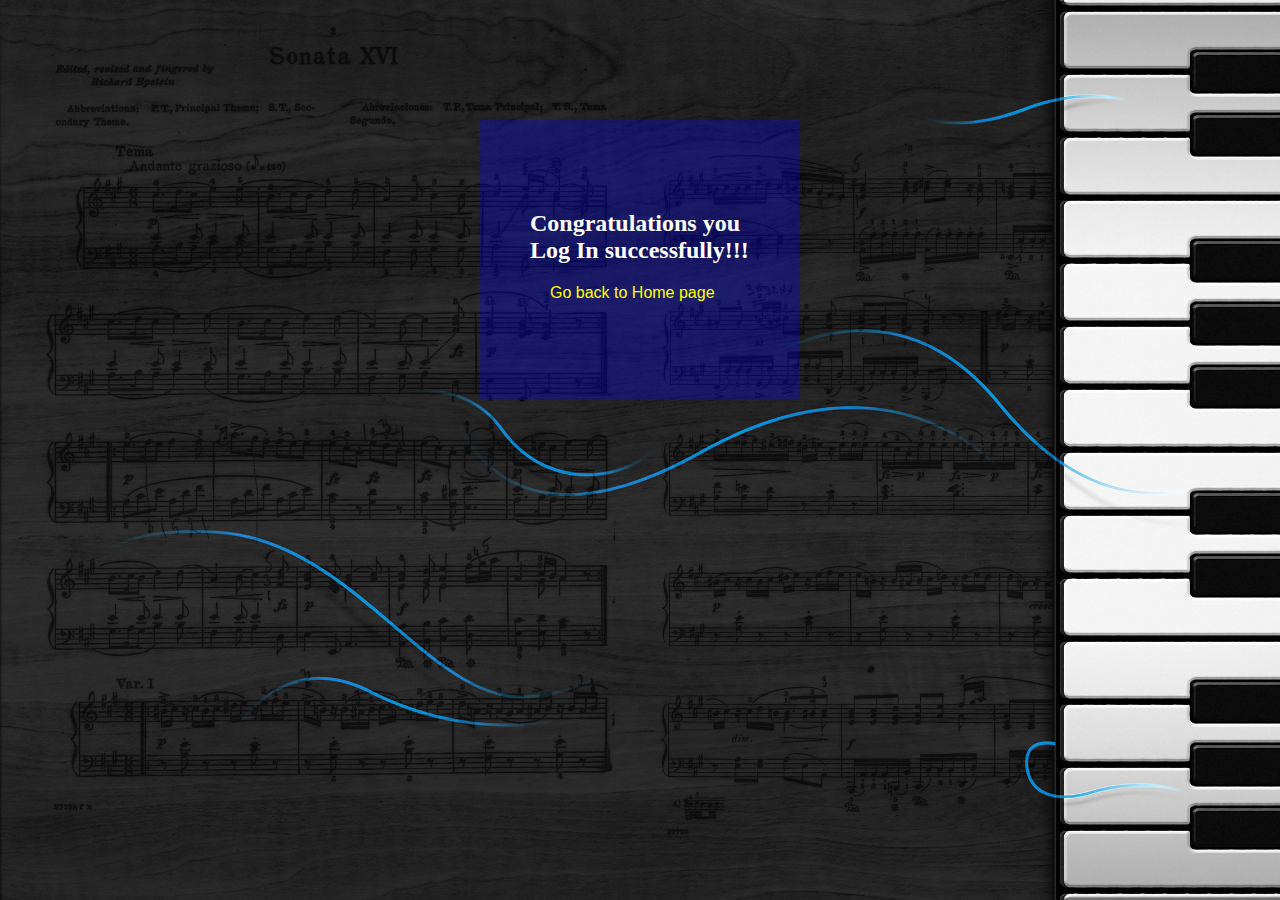
<file: ScriptingWebsite/cong.html>
<html>
<head>
<meta http-equiv="Content-Type" content="text/html; charset=utf-8" />
<title>Untitled Document</title>
<link href="cong.css" rel="stylesheet" type="text/css" />
<link href="https://fonts.googleapis.com/css?family=Play" rel="stylesheet">
</head>

<body>
<div class="cong">
    <form>
        <h2 style="color: white">Congratulations you Log In successfully!!!</h2>
        <a href="logn.html" style="text-decoration: none">Go back to Home page</a>
        <br><br>
    </form>
    
    </div>
</body>
</html>
</file>
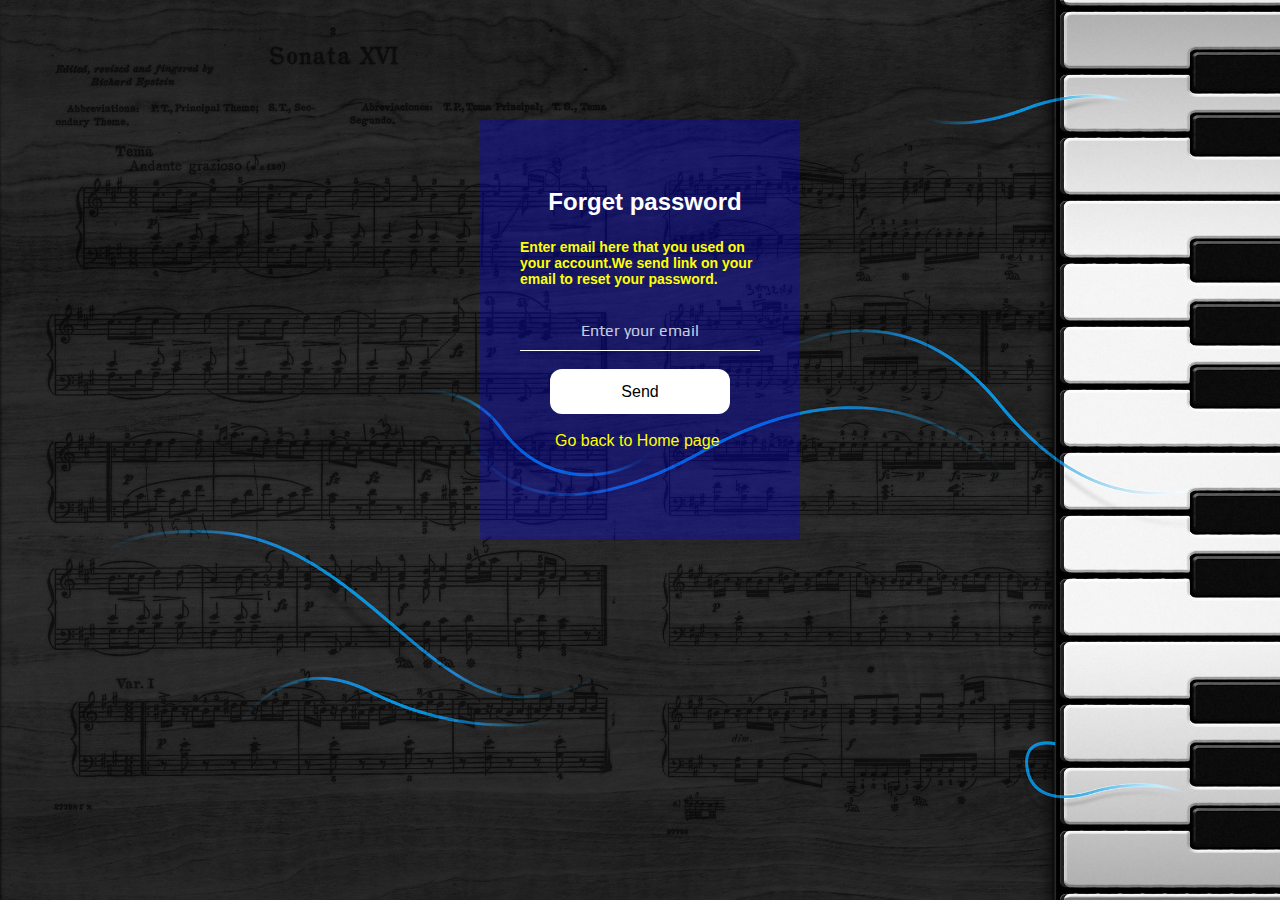
<file: ScriptingWebsite/for.html>
<html>
<head>
<meta http-equiv="Content-Type" content="text/html; charset=utf-8" />
<title>Untitled Document</title>
<link href="for.css" rel="stylesheet" type="text/css" />
<link href="https://fonts.googleapis.com/css?family=Play" rel="stylesheet">
    <style>
#msg {
       visibility: hidden;
    min-width: 250px;
    
    background-color:yellow;
    color: #000;
    text-align: center;
    border-radius: 2px;
    padding: 16px;
    position: fixed;
    z-index: 1;
    right: 30%;
    top: 30px;
    font-size: 17px;
	margin-right:50px;
}

#msg.show {
    visibility: visible;
    -webkit-animation: fadein 0.5s, fadeout 0.5s 2.5s;
    animation: fadein 0.5s, fadeout 0.5s 2.5s;
}

@-webkit-keyframes fadein {
    from {top: 0; opacity: 0;} 
    to {top: 30px; opacity: 1;}
}

@keyframes fadein {
    from {top: 0; opacity: 0;}
    to {top: 30px; opacity: 1;}
}

@-webkit-keyframes fadeout {
    from {top: 30px; opacity: 1;} 
    to {top: 0; opacity: 0;}
}

@keyframes fadeout {
    from {top: 30px; opacity: 1;}
    to {top: 0; opacity: 0;}
}
</style>
</head>

<body>
<div class="forget">

<form>

<h2 align="center" style="color:#fff;">Forget password</h2>
<h5 style="font-size:14px; color:yellow;">Enter email here that you used on your account.We send link on your email to reset your password.</h5>
<input type="text" name="username" placeholder="Enter your email" /><br /><br />
<input type="button" value="Send" onclick="myFunction()"/><br /><br />
<a href="logn.html" style="text-decoration:none;">Go back to Home page</a><br /><br />

<div id="msg">Link send on your email successfully!!</div>

<script>
function myFunction() {
    var x = document.getElementById("msg");
    x.className = "show";
    setTimeout(function(){ x.className = x.className.replace("show", ""); }, 3000);
}
</script>
</form>
</div>
</body>
</html>
</file>
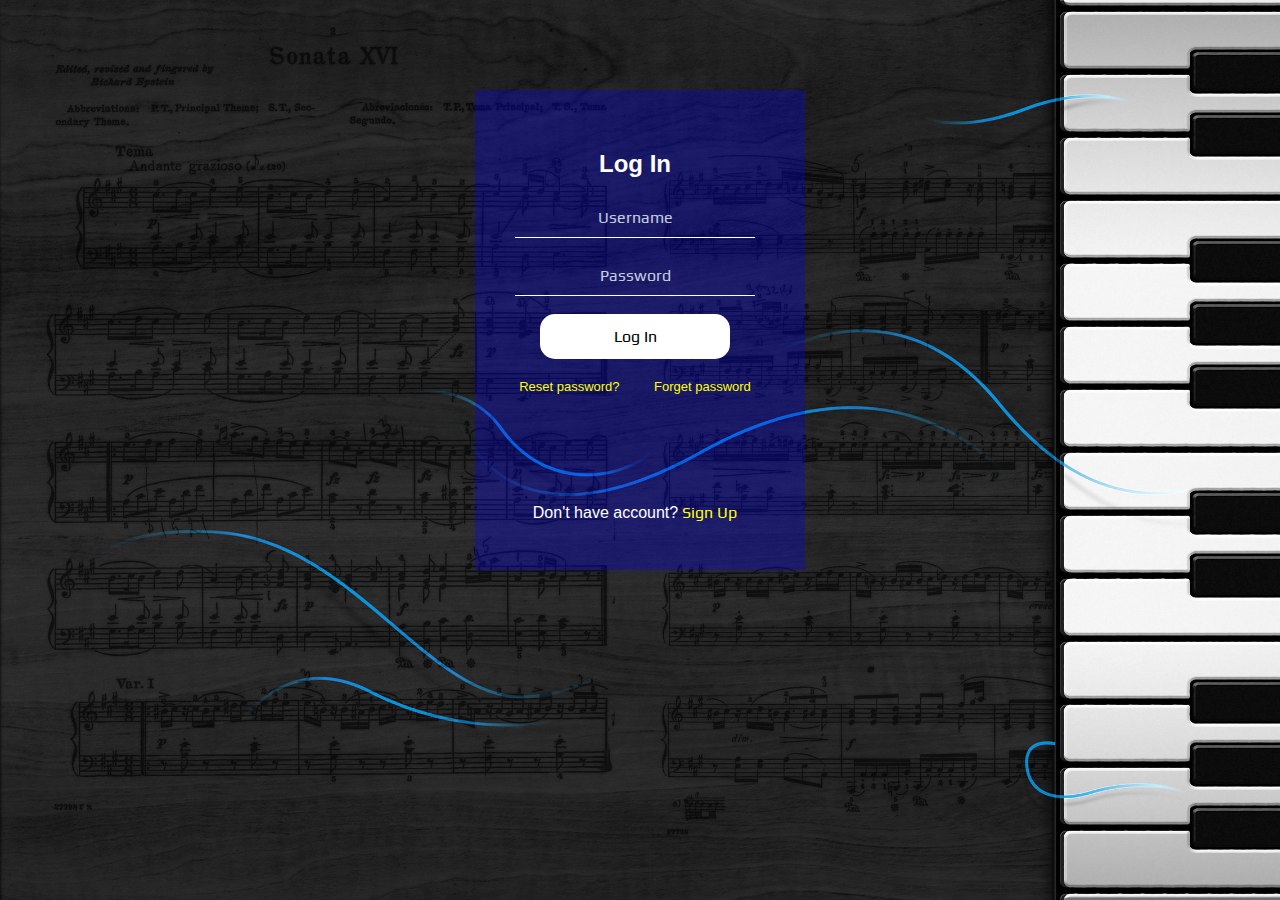
<file: ScriptingWebsite/logn.html>
<html>
<head>
<meta http-equiv="Content-Type" content="text/html; charset=utf-8" />
<title>Untitled Document</title>
<link href="logn.css" rel="stylesheet" type="text/css" />
<link href="https://fonts.googleapis.com/css?family=Play" rel="stylesheet">
</head>

<body>
   <div class="signin">

<form method="post" action="connect.php">
<h2 style="color:#fff;">Log In</h2>
<input type="text" name="username" placeholder="Username"/><br /><br />
<input type="password" name="password" placeholder="Password" /><br /><br />
<a href="cong.html"><input type="button" value="Log In" /></a><br /><br />
<div id="container">
<a href="re.html" style=" margin-right:0px; font-size:13px; font-family:Tahoma, Geneva, sans-serif;">Reset password?</a>
    <a href="for.html" style=" margin-left:30px; font-size:13px; font-family:Tahoma, Geneva, sans-serif;">Forget password</a>
    </div><br /><br /><br /><br /><br /><br />
Don't have account?<a href="sgnup.html" style="font-family:'Play', sans-serif;">&nbsp;Sign Up</a>

</form>
</div>

</body>
</html>
</file>
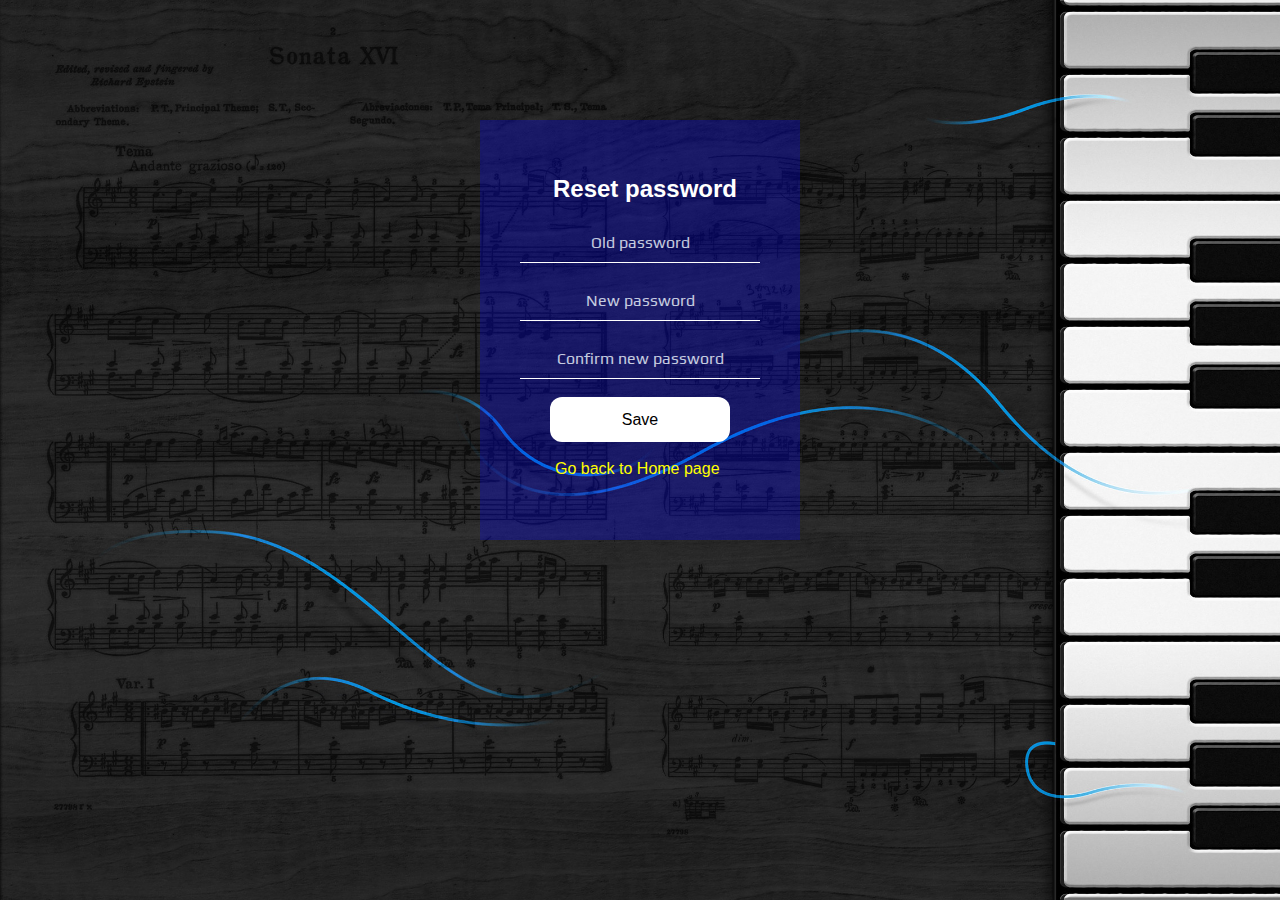
<file: ScriptingWebsite/re.html>
<html>
<head>
<meta http-equiv="Content-Type" content="text/html; charset=utf-8" />
<title>Untitled Document</title>
<link href="re.css" rel="stylesheet" type="text/css" />
<link href="https://fonts.googleapis.com/css?family=Play" rel="stylesheet">
    <style>
#msg {
       visibility: hidden;
    min-width: 250px;
    
    background-color:yellow;
    color: #000;
    text-align: center;
    border-radius: 2px;
    padding: 16px;
    position: fixed;
    z-index: 1;
    right: 30%;
    top: 30px;
    font-size: 17px;
	margin-right:50px;
}

#msg.show {
    visibility: visible;
    -webkit-animation: fadein 0.5s, fadeout 0.5s 2.5s;
    animation: fadein 0.5s, fadeout 0.5s 2.5s;
}

@-webkit-keyframes fadein {
    from {top: 0; opacity: 0;} 
    to {top: 30px; opacity: 1;}
}

@keyframes fadein {
    from {top: 0; opacity: 0;}
    to {top: 30px; opacity: 1;}
}

@-webkit-keyframes fadeout {
    from {top: 30px; opacity: 1;} 
    to {top: 0; opacity: 0;}
}

@keyframes fadeout {
    from {top: 30px; opacity: 1;}
    to {top: 0; opacity: 0;}
}
</style>
</head>

<body>
<div class="reset">

<form>
<h2 align="center" style="color:#fff;">Reset password</h2>
<input type="password" name="username" placeholder="Old password" /><br /><br />
<input type="password" name="username" placeholder="New password" /><br /><br />
<input type="password" name="username" placeholder="Confirm new password" /><br /><br />
<input type="button" value="Save" onclick="myFunction()"/><br /><br />
<a href="logn.html" style="text-decoration:none;">Go back to Home page</a><br /><br />
<div id="msg">Your password changed successfully!!</div>

<script>
function myFunction() {
    var x = document.getElementById("msg");
    x.className = "show";
    setTimeout(function(){ x.className = x.className.replace("show", ""); }, 3000);
}
</script>
</form>
</div>
</body>
</html>
</file>
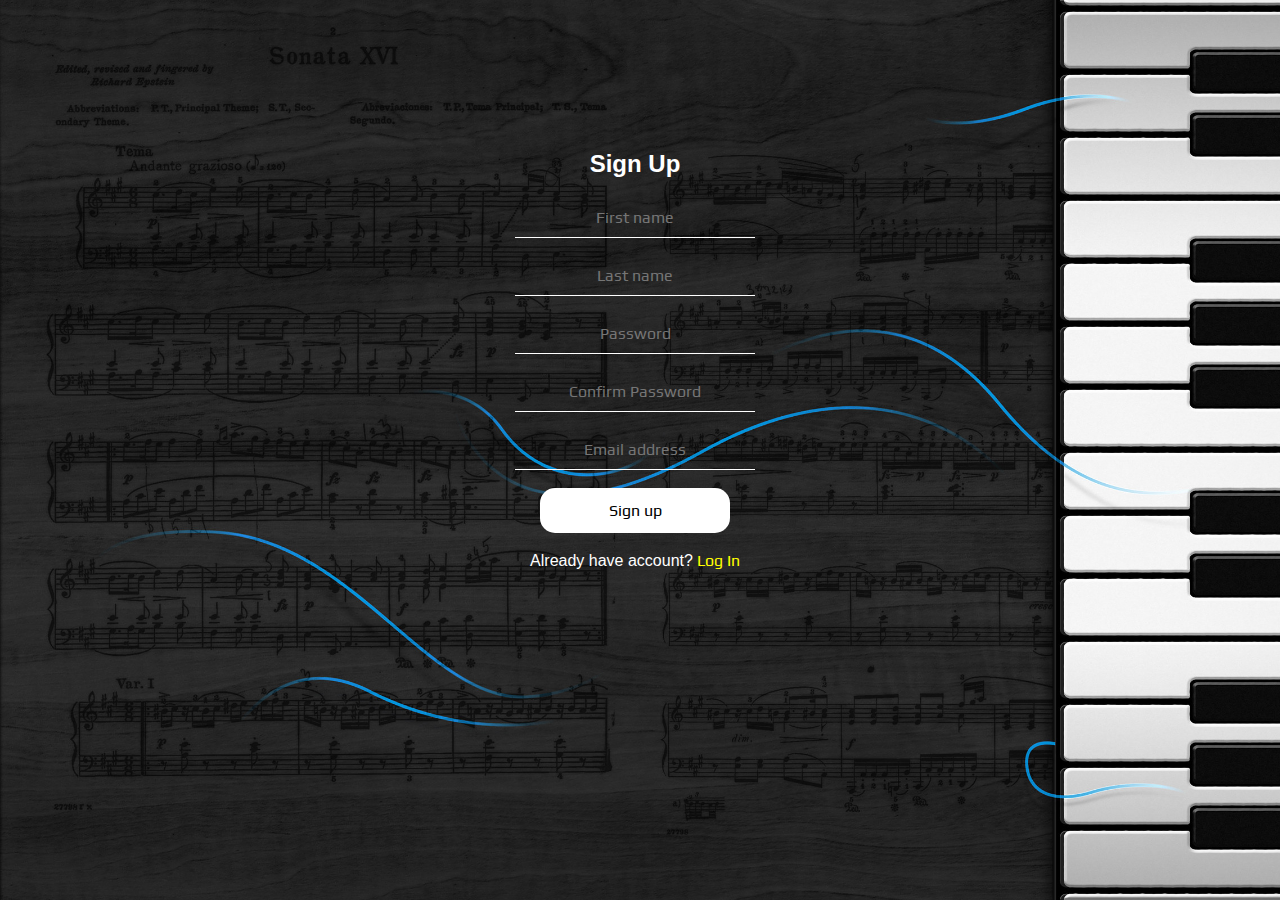
<file: ScriptingWebsite/sgnup.html>
<html>
<head>
<meta http-equiv="Content-Type" content="text/html; charset=utf-8" />
<title>Untitled Document</title>
<link href="sgnup.css" rel="stylesheet" type="text/css" />
<link href="https://fonts.googleapis.com/css?family=Play" rel="stylesheet">
    <style>
    #msg {
    visibility: hidden;
    min-width: 250px;
    background-color:yellow;
    color: #000;
    text-align: center;
    border-radius: 2px;
    padding: 16px;
    position: fixed;
    z-index: 1;
    right: 30%;
    top: 30px;
    font-size: 17px;
	margin-right:30px;
}

#msg.show {
    visibility: visible;
    -webkit-animation: fadein 0.5s, fadeout 0.5s 2.5s;
    animation: fadein 0.5s, fadeout 0.5s 2.5s;
}

@-webkit-keyframes fadein {
    from {top: 0; opacity: 0;} 
    to {top: 30px; opacity: 1;}
}

@keyframes fadein {
    from {top: 0; opacity: 0;}
    to {top: 30px; opacity: 1;}
}

@-webkit-keyframes fadeout {
    from {top: 30px; opacity: 1;} 
    to {top: 0; opacity: 0;}
}

@keyframes fadeout {
    from {top: 30px; opacity: 1;}
    to {top: 0; opacity: 0;}
}
    </style>
</head>

<body>
<div class="signup">
    <form>
    <h2 style="color: #fff;">Sign Up</h2>
    <input type="text" name="username" placeholder="First name"><br><br>
    <input type="text" name="username" placeholder="Last name"><br><br>
    <input type="password" name="pass" placeholder="Password"><br><br>    
    <input type="password" name="pass" placeholder="Confirm Password"><br><br>   
    <input type="text" placeholder="Email address"><br><br>  
    <input type="button" value="Sign up" onclick="myFunction()"><br><br>
        <div id="msg">Congratulations You Sign Up successfully!!</div>
        <script>
function myFunction() {
    var x = document.getElementById("msg");
    x.className = "show";
    setTimeout(function(){ x.className = x.className.replace("show", ""); }, 3000);
}
</script>
        Already have account?<a href="logn.html" style="text-decoration: none; font-family: 'Play', sans-serif; color: yellow;">&nbsp;Log In</a>
    </form>
    
    </div>
</body>
</html>
</file>
<file: ScriptingWebsite/cong.css>
body
{
    background: url(p14.jpg);
    background-size: cover;
}
a
{
    color: yellow;
    font-family:Tahoma, Geneva, sans-serif;
    margin-left: 30px;
}
.cong
{
    background: rgba(0,0,255,0.3);
    padding: 40px;
    
    height: 200px;
    margin-left: 180px;
    margin: 0 auto;
    margin-top: 120px;
    width: 240px;
}
h2
{
    margin-top: 50px;
    margin-left: 10px;
}
</file>
<file: ScriptingWebsite/for.css>
body
{
    font-family: Tahoma, Geneva, sans-serif;
    color: #fff;
    background: url(p14.jpg);
    background-size: cover;
}
a
{
    color: yellow;
    text-decoration: blink;
    font-family: Tahoma, Geneva, sans-serif;
    margin-left: 35px;
}
.forget
{
    background: rgba(0,0,255,0.3);
    padding: 40px;
    width: 240px;
    height: 340px;
    margin-left: 180px;
    margin: 0 auto;
    margin-top: 120px;
}
h2
{
    margin-top: 28px;
    margin-left: 10px;
}
input[type=text]
{
    width: 240px;
    background: transparent;
    border: none;
    border-bottom: 1px solid #fff;
    font-family: 'Play', sans-serif;
    font-size: 16px;
    font-weight: 200px;
    padding: 10px 0;
    transition: border 0.5s;
    text-align: center;
    color: white;
}
input[type=button]
{
    border: none;
    background: white;
    color: black;
    font-size: 16px;
    line-height: 25px;
    padding: 10px 0;
    border-radius: 12px;
    cursor: pointer;
    width: 180px;
    margin-left: 30px;
}
input[type=button]:hover
{
    background: black;
    color: white;
}
::placeholder {
    color:aliceblue;
    opacity: 0.8; /* Firefox */
}
</file>
<file: ScriptingWebsite/logn.css>
body
{
    font-family: Tahoma, Geneva, sans-serif;
    color: #fff;
    background: url(p14.jpg);
    background-size: cover;
}
.signin
{
    background: rgba(0,0,255,0.3);
    padding: 40px;
    width: 250px;
    margin: auto;
    margin-top: 90px;
    height: 400px;
    margin-left: 180x;
    
}
form
{
    width: 240px;
    text-align: center;
}
input
{
    width: 240px;
    text-align: center;
    background: transparent;
    border: none;
    border-bottom: 1px solid #fff;
    font-family: 'Play', sans-serif;
    font-size: 16px;
    font-weight: 200px;
    padding: 10px 0;
    transition: border 0.5s;
    outline: none;
    color: #fff;
}
input[type=button]
{
    border: none;
    width: 190px;
    background: white;
    color: #000;
    font-size: 16px;
    line-height: 25px;
    padding: 10px 0;
    border-radius: 15px;
    cursor: pointer;
}
input[type=button]:hover
{
    color: #fff;
    background-color: black;
}
h2
{
    color: white;
    
}
a
{
    color: yellow;
    text-decoration: blink;
}
a:hover
{
    color: skyblue;
}
.container
{
    display: flex;
    flex-direction: row;
    width: 100%;
}
::placeholder {
    color:aliceblue;
    opacity: 0.8; /* Firefox */
}
</file>
<file: ScriptingWebsite/re.css>
body
{
    font-family: Tahoma, Geneva, sans-serif;
    color: #fff;
    background: url(p14.jpg);
    background-size: cover;
}
a
{
    color: yellow;
    text-decoration: blink;
    font-family: Tahoma, Geneva, sans-serif;
    margin-left: 35px;
}
.reset
{
    background: rgba(0,0,255,0.3);
    padding: 40px;
    width: 240px;
    height: 340px;
    margin-left: 180px;
    margin: 0 auto;
    margin-top: 120px;
}
h2
{
    margin-top: 15px;
    margin-left: 10px;
}
input[type=password]
{
    width: 240px;
    background: transparent;
    border: none;
    border-bottom: 1px solid #fff;
    font-family: 'Play', sans-serif;
    font-size: 16px;
    font-weight: 200px;
    padding: 10px 0;
    transition: border 0.5s;
    text-align: center;
    color: white;
}
input[type=button]
{
    border: none;
    background: white;
    color: black;
    font-size: 16px;
    line-height: 25px;
    padding: 10px 0;
    border-radius: 12px;
    cursor: pointer;
    width: 180px;
    margin-left: 30px;
}
input[type=button]:hover
{
    background: black;
    color: white;
}
::placeholder {
    color:aliceblue;
    opacity: 0.8; /* Firefox */
}
</file>
<file: ScriptingWebsite/sgnup.css>
body
{
    font-family: Tahoma, Geneva, sans-serif;
    color: #fff;
    background: url(p14.jpg);
    background-size: cover;
}
.signup
{
    
	padding:40px;
	width:250px;
	margin:auto;
	margin-top:80px;
	height:430px;
	margin-left:180px;
	margin:0 auto;
	margin-top:90px;
}
form
{
    width: 240px;
    text-align: center;
}
input
{
    
    width: 240px;
    text-align: center;
    background: transparent;
    border: none;
    border-bottom: 1px solid #fff;
    font-family: 'Play', sans-serif;
    font-size: 16px;
    font-weight: 200px;
    padding: 10px 0;
    transition: border 0.5s;
    outline: none;
    color: #fff;
}
input[type=button]
{
    border: none;
    width: 190px;
    background: white;
    color: #000;
    font-size: 16px;
    line-height: 25px;
    padding: 10px 0;
    border-radius: 15px;
    cursor: pointer;
}
input[type=button]:hover
{
    color: #fff;
    background-color: black;
}
h2
{
    color: #000;
    
}
::placeholder {
    
    
}
</file>
